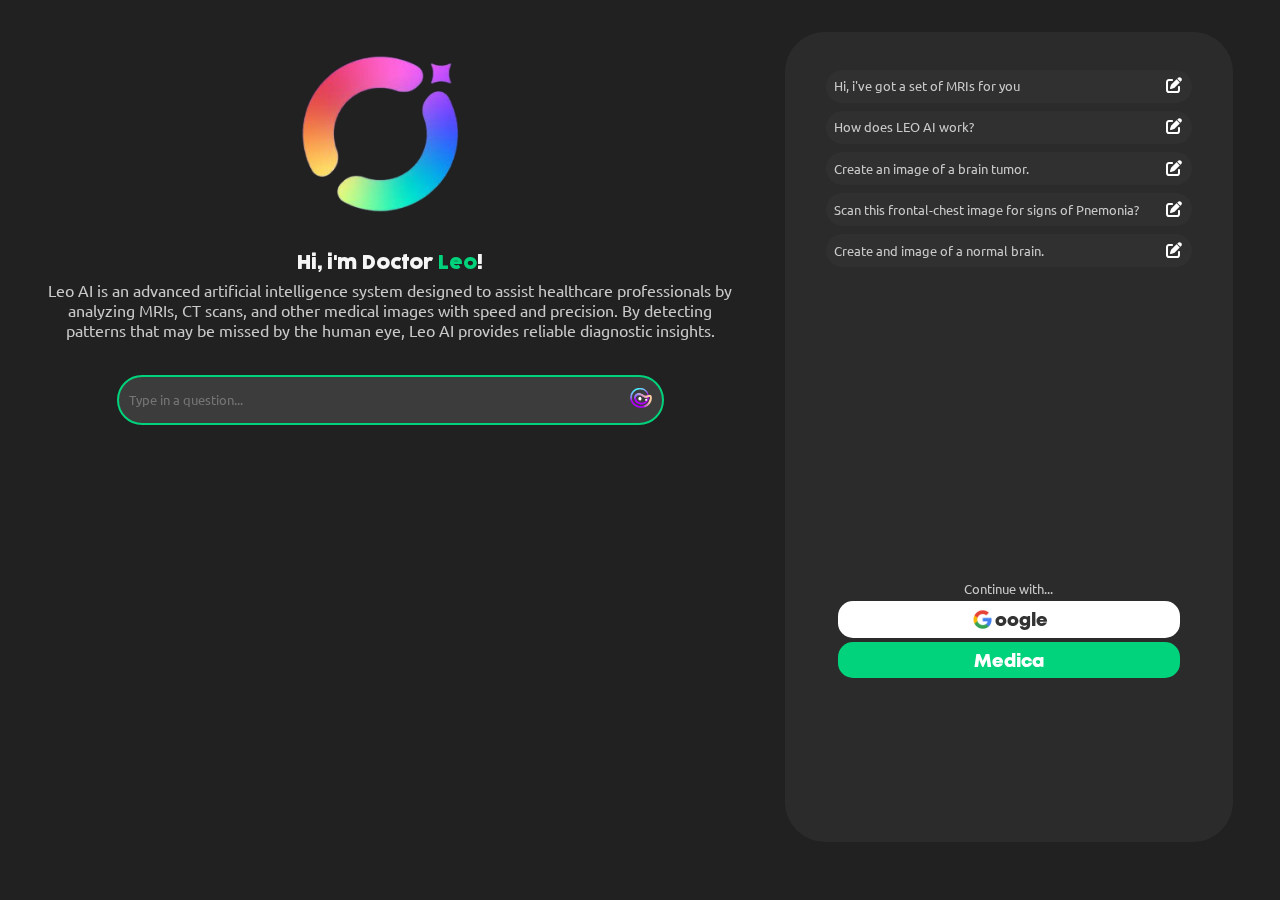
<file: index.html>
<!DOCTYPE html>
<html lang="en">
<head>
  <meta charset="UTF-8">
  <meta name="viewport" content="width=device-width, initial-scale=1.0">
  <title>Welcome to Leo AI</title>
  <link rel="stylesheet" href="css/styles.css">
  <link rel="stylesheet" href="css/responsive-intro.css">
   <link rel="stylesheet" href="https://cdnjs.cloudflare.com/ajax/libs/font-awesome/6.4.2/css/all.min.css">
  <link rel="icon" href="./images/logo2.png">
</head>
<body>

  <div class="box">
    <div class="container">
      <div class="col right">
        <img src="./images/logo2.png" class="log" alt="Leo">
        <br>
        <h1>Hi, i'm Doctor <name>Leo</name>!</h1>
        <p>Leo AI is an advanced artificial intelligence system designed to assist healthcare professionals by analyzing MRIs, CT scans, and other medical images with speed and precision. By detecting patterns that may be missed by the human eye, Leo AI provides reliable diagnostic insights.</p>

        <span class="input-box">
          <input type="text" placeholder="Type in a question...">
          <a href="./main.html"> <img src="./images/logo3.png" alt="Send"></a>
        </span>

        <button id="next-button">Next <i class="fa-solid fa-arrow-right"></i></button>
      </div>
      <div class="col n">
        <div class="quick-prompts">
          <div class="prompt"><p>Hi, i've got a set of MRIs for you</p> <i class="fa-solid fa-pen-to-square"></i></div>
          <div class="prompt"><p>How does LEO AI work?</p> <i class="fa-solid fa-pen-to-square"></i></div>
          <div class="prompt"><p>Create an image of a brain tumor.</p> <i class="fa-solid fa-pen-to-square"></i></div>
          <div class="prompt"><p>Scan this frontal-chest image for signs of Pnemonia?</p> <i class="fa-solid fa-pen-to-square"></i></div>
          <div class="prompt"><p>Create and image of a normal brain.</p> <i class="fa-solid fa-pen-to-square"></i></div>
        </div>
        <p class="info">Continue with...</p>
        <div class="sign go">
          <span><img src="images/google.png" alt="Google"></span>
          <h1>oogle</h1>
        </div>
        <a href="./main.html">
        <div class="sign med">
          <h1>Medica</h1>
        </div>
        </a>
        
      </div>
    </div>
  </div>
</body>
<script src="js/index.js"></script>
</html>
</file>
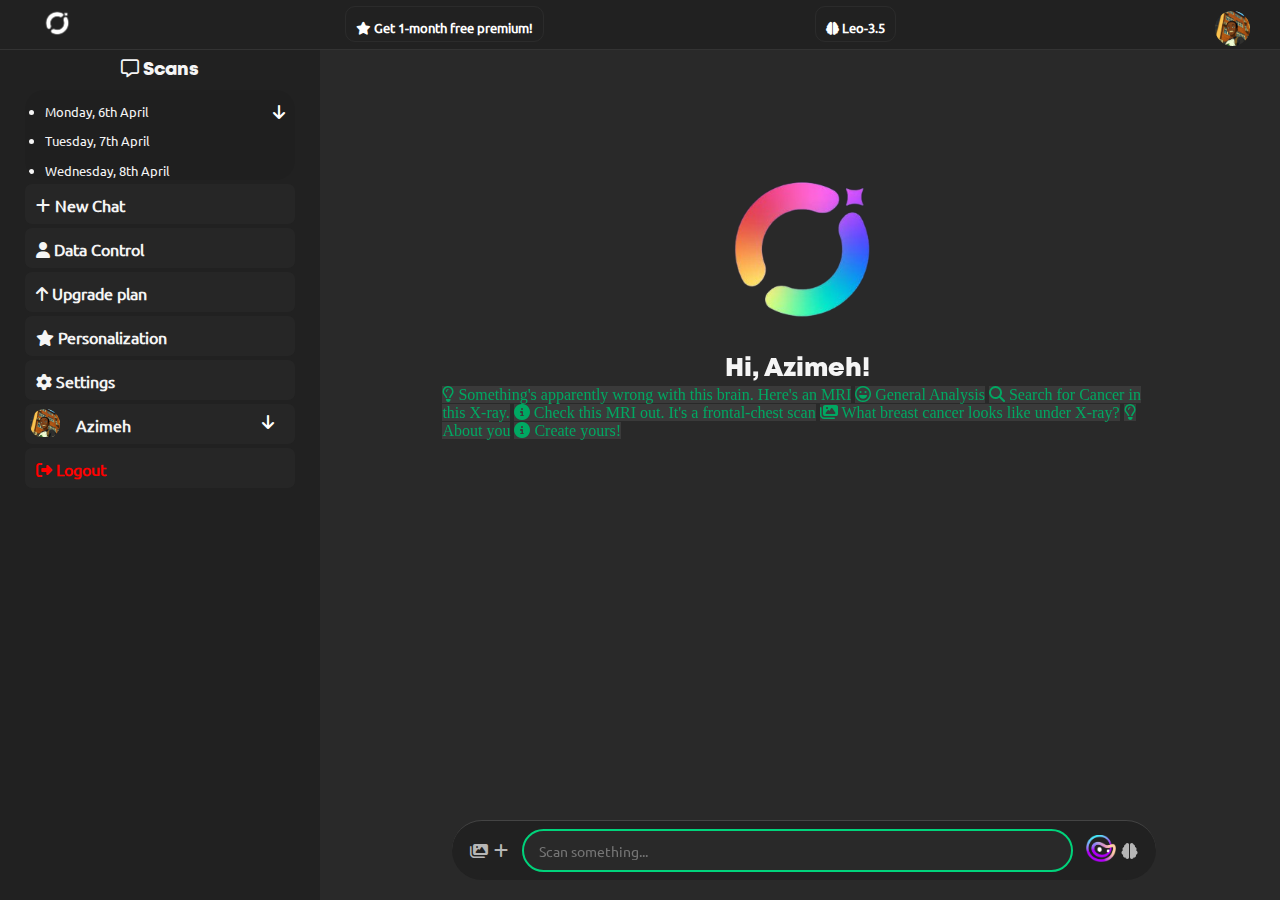
<file: leo_ai_ui_update.html>
<!DOCTYPE html>
<html lang="en">
<head>
    <meta charset="UTF-8">
    <meta name="viewport" content="width=device-width, initial-scale=1.0">
    <title>Leo AI</title>
    <link rel="stylesheet" href="css/styles.css">
    <link rel="stylesheet" href="css/responiveness2.css">
    <link rel="stylesheet" href="https://cdnjs.cloudflare.com/ajax/libs/font-awesome/6.4.2/css/all.min.css">
    <link rel="icon" href="images/logo2.png">
    <style>
        /* --- UI Enhancements --- */

        /* Chat bubbles */
        .msg {
          background: #00d37b33;
          border-radius: 18px 18px 4px 18px;
          box-shadow: 0 2px 6px rgba(0,0,0,0.2);
        }
        .aimsg {
          background: #3a3a3a;
          border-radius: 18px 18px 18px 4px;
          box-shadow: 0 2px 6px rgba(0,0,0,0.2);
        }

        /* Input bar */
        .chatinp {
          display: flex;
          justify-content: space-between;
          align-items: center;
          padding: 8px 15px;
          border-top: 1px solid #444;
          background: #212121;
        }
        .chatinp input {
          flex: 1;
          margin: 0 10px;
          border-radius: 25px;
          padding: 10px 15px;
          font-size: 14px;
          border: solid 2px rgb(0, 211, 123);
          background: #292929;
          color: #fff;
        }
        .chatinp i:hover {
          color: rgb(0, 211, 123);
          transform: scale(1.2);
          cursor: pointer;
        }

        /* Sidebar improvements */
        .small {
          width: 25%;
        }
        .small .option.active {
          background: #00d37b33;
        }

        /* Suggestions clarity */
        .suggestions .suggest {
          background: #3a3a3a;
          transition: 0.3s;
        }
        .suggestions .suggest:hover {
          background: #4b4b4b;
        }

        /* Responsive adjustments */
        @media (max-width: 768px) {
          .container {
            width: 95%;
            left: 2.5%;
            top: 5%;
            flex-direction: column;
          }
          .col {
            width: 100% !important;
            margin: 10px 0;
          }
          .small {
            display: none; /* convert to drawer later */
          }
        }

        /* Better readability */
        .col p, #data p {
          color: #e0e0e0;
        }
    </style>
</head>
<body>
    <div class="box">
        <div class="container ch">
            <div class="leobar">
                <span class="name" id="nav-toggle"><img src="images/logo-gray.png" alt="Leo" title="Leo AI"></span>
                <span class="name tx r"><h1 class="it"><i class="fa-solid fa-star"></i> Get 1-month free premium!</h1></span>
                <span class="name tx"><h1 class="it"><i class="fa-solid fa-brain"></i> Leo-3.5</h1></span>
                <span class="ava"><img src="images/user.png" alt="Account"></span>
            </div>

            <!-- Sidebar -->
            <div class="col small" id="nav">
                <h1 class="title"><i class="fa-regular fa-message"></i> Scans</h1>
                <div class="chats" id="chats">
                    <ul>
                        <i class="fa-solid fa-arrow-down" id="drop"></i>
                        <i class="fa-solid fa-arrow-up" id="dropup"></i>
                        <li>Monday, 6th April</li>
                        <li>Tuesday, 7th April</li>
                        <li>Wednesday, 8th April</li>
                        <li>Thursday, 9th April</li>
                        <li>Friday, 10th April</li>
                        <li>Insert Date</li>
                    </ul>
                </div>
                <div class="option" id="newchat"><h1><i class="fa-solid fa-plus"></i> New Chat</h1></div>
                <div class="option" id="datacont"><h1><i class="fa-solid fa-user"></i> Data Control</h1></div>
                <div class="option"><h1><i class="fa-solid fa-arrow-up"></i> Upgrade plan</h1></div>
                <div class="option"><h1><i class="fa-solid fa-star"></i> Personalization</h1></div>
                <div class="option"><h1><i class="fa-solid fa-cog"></i> Settings</h1></div>
                <div class="option"><i class="ava"><img src="images/user.png" alt="User"></i> <h1> Azimeh</h1> <i class="fa-solid fa-arrow-down"></i></div>
                <div class="option last"><h1><i class="fa-solid fa-right-from-bracket"></i> Logout</h1></div>
                <div class="search">
                    <span class="sec"> 
                        <input type="text" placeholder="Search Chats...">
                        <i class="fa-solid fa-search"></i></span>
                </div>
            </div>

            <!-- Chat Window -->
            <div class="col large over">
                <div class="msgbox" id="msgBox">
                    <!-- No messages -->
                    <div class="nomsg" id="nomsg">
                        <div class="logo">
                            <img src="images/logo2.png" alt="Leo">
                        </div>
                        <div class="wel"><h1>Hi, Azimeh!</h1></div>
                        <div class="suggestions">
                            <span class="suggest"><i class="fa-regular fa-lightbulb"></i> Something's apparently wrong with this brain. Here's an MRI</span>
                            <span class="suggest"><i class="fa-regular fa-face-laugh"></i> General Analysis</span>
                            <span class="suggest"><i class="fa-solid fa-search"></i> Search for Cancer in this X-ray.</span>
                            <span class="suggest"><i class="fa-solid fa-circle-info"></i> Check this MRI out. It's a frontal-chest scan</span>
                            <span class="suggest"><i class="fa-solid fa-images"></i> What breast cancer looks like under X-ray?</span>
                            <span class="suggest"><i class="fa-regular fa-lightbulb"></i> About you</span>
                            <span class="suggest"><i class="fa-solid fa-circle-info"></i> Create yours!</span>
                        </div>
                    </div>

                    <!-- Example messages -->
                    <div id="msgpresent">
                        <div class="msgdiv">
                            <div class="msg"><p>Hello, Doctor Leo!</p></div>
                        </div>
                        <div class="msgdiv">
                            <div class="aimsg"><p>Hi, what's up</p></div>
                        </div>
                        <div class="msgdiv">
                            <div class="msg">
                                <p>What does this look like, it's an MRI of the brain</p>
                                <div class="msgimg">
                                    <img src="images/scan2.jpg" alt="Image">
                                </div>
                            </div>
                        </div>
                        <div class="msgdiv">
                            <div class="aimsg">
                                <p>This brain looks pretty normal</p>
                                <div class="msgimg">
                                    <img src="images/scan1.png" alt="Image">
                                </div>
                            </div>
                        </div>
                        <div class="msgdiv">
                            <div class="msg"><p>Why won't you do my assignments?</p></div>
                        </div>
                        <div class="msgdiv">
                            <div class="aimsg"><p>Because I'm busy planning the AI apocalypse.</p></div>
                        </div>
                    </div>
                </div>

                <!-- Data control panel -->
                <div class="msgdiv" id="data" style="overflow: scroll;">
                    <h1>Data Control</h1>
                    <p>Here you can control how we use your data.</p>
                    <ul>
                        <li>
                            <h1>Help us improve!</h1>
                            <p>Allow us to use your data (uploads) to improve our models to perform better.</p>
                            <div class="allow">Allow <input type="checkbox"></div>
                        </li>
                        <li>
                            <h1>Include your voice</h1>
                            <p>Allow us to include your voice recordings to help improve our voice recognition models.</p>
                            <div class="allow">Allow <input type="checkbox"></div>
                        </li>
                        <li>
                            <h1>Delete chat history</h1>
                            <p>Delete your previous messages and voice recordings and our model's responses</p>
                            <div class="allow" style="background: rgb(255, 30, 0); color: #212121;">Delete <i class="fa fa-skull"></i></div>
                        </li>
                        <li>
                            <h1>Delete Account</h1>
                            <p>Delete your account, chat history, every single piece of information you ever uploaded will be removed</p>
                            <div class="allow" style="background: rgb(255, 30, 0); color: #212121;">Remove<i class="fa fa-skull"></i></div>
                        </li>
                        <li>
                            <h1>Export your data</h1>
                            <p>We'll send you all your information, chats and uploads in a zip format</p>
                            <div class="allow">Download <i class="fa fa-arrow-down"></i></div>
                        </li>
                    </ul>
                </div>

                <!-- Input -->
                <div class="input-bg" id="inputbg">
                    <div class="chatinp" id="chatb">
                        <i class="fa-solid fa-images" id="imgbut"></i>
                        <i class="fa-solid fa-plus"></i>
                        <input type="text" placeholder="Scan something..." id="msg">
                        <i style="margin-top: 0;">
                            <img src="images/logo3.png" alt="Send" id="send">
                        </i>
                        <i class="fa-solid fa-brain"></i>
                    </div>
                    <input type="file" accept="image/*" style="visibility: hidden;" id="imageinp">
                </div>
            </div>
        </div>
    </div>
</body>
<script src="https://code.jquery.com/jquery-3.6.0.min.js"></script>
<script src="js/index.js"></script>
</html>
</file>
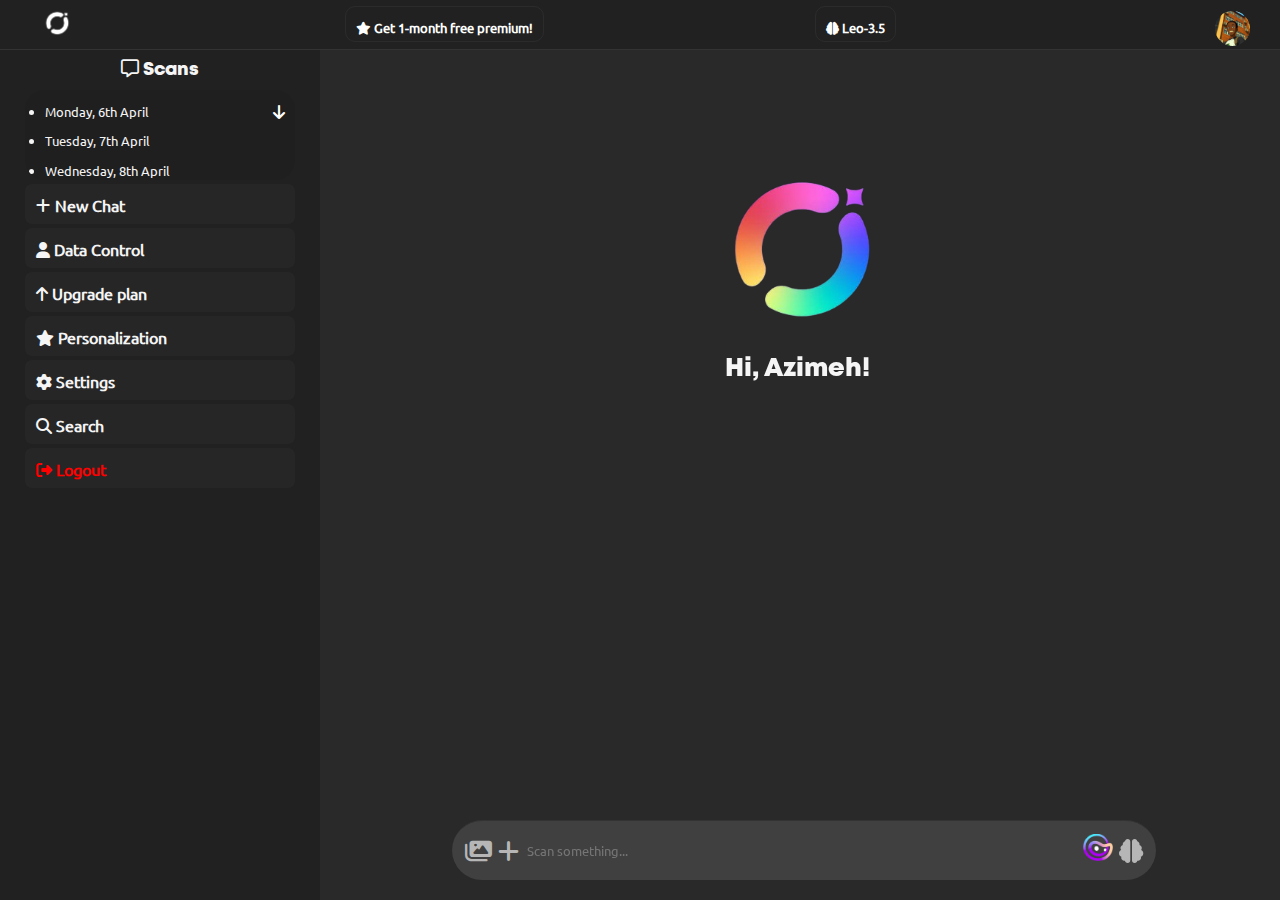
<file: main.html>
<!DOCTYPE html>
<html lang="en">
<head>
    <meta charset="UTF-8">
    <meta name="viewport" content="width=device-width, initial-scale=1.0">
    <title>Leo AI</title>
    <link rel="stylesheet" href="css/styles.css">
    <link rel="stylesheet" href="css/responiveness2.css">
    <link rel="stylesheet" href="https://cdnjs.cloudflare.com/ajax/libs/font-awesome/6.4.2/css/all.min.css">
    <link rel="icon" href="images/logo2.png">
</head>
<body>
    <div class="box">
        <div class="container ch">
            <div class="leobar">
                <span class="name" id="nav-toggle"><img src="images/logo-gray.png" alt="Leo" title="Leo AI"></span>
                <span class="name tx r"><h1 class="it"><i class="fa-solid fa-star"></i> Get 1-month free premium!</h1></span>
                <span class="name tx"><h1 class="it"><i class="fa-solid fa-brain"></i> Leo-3.5</h1></span>
                <span class="ava"><img src="images/user.png" alt="Account"></span>

            </div>
            <div class="col small" id="nav">
                <h1 class="title"><i class="fa-regular fa-message"></i> Scans</h1>
                <div class="chats" id="chats">
                    <ul>
                        <i class="fa-solid fa-arrow-down" id="drop"></i>
                        <i class="fa-solid fa-arrow-up" id="dropup"></i>
                        <li>Monday, 6th April</li>
                        <li>Tuesday, 7th April</li>
                        <li>Wednesday, 8th April</li>
                        <li>Thursday, 9th April</li>
                        <li>Friday, 10th April</li>
                        <li>Insert Date</li>
                    </ul>
                </div>
                <div class="option" id="newchat"><h1><i class="fa-solid fa-plus" title="New Chat"></i> <in>   New Chat</in></h1></div>
                <div class="option" id="datacont"><h1><i class="fa-solid fa-user" title="Data Control"></i>    <in>   Data Control</in></h1></div>
                <div class="option" title="Upgrade Plan"><h1><i class="fa-solid fa-arrow-up"></i><in>   Upgrade plan</in></h1></div>
                <div class="option" title="Personalization"><h1><i class="fa-solid fa-star"></i>   <in>   Personalization</in></h1></div>
                <div class="option" title="Settings"><h1><i class="fa-solid fa-cog"></i>   <in>   Settings</in></h1></div>
                <div class="option" title="Search"><h1><i class="fa-solid fa-search"></i>   <in>   Search</in></h1></div>
                <div class="option last" title="Logout"><h1><i class="fa-solid fa-right-from-bracket"></i>   <in>   Logout</in></h1></div>
        
            </div>
            <div class="col large over">
                <div class="msgbox" id="msgBox">
                    <!----------------When there are no messages------------------->
                    <div class="nomsg" id="nomsg">
                        <div class="logo">
                            <img src="images/logo2.png" alt="Leo">
                        </div>
                        <div class="wel"><h1>Hi, Azimeh!</h1></div>
                    </div>
                    <!--------------------When there are messages------------------------->
                    <div id="msgpresent">
                        <div class="msgdiv">
                        <div class="msg"><p>Hello, Doctor Leo!</p></div>
                    </div>
                    <div class="msgdiv">
                        <div class="aimsg"><p>Hi, what's up</p></div>
                    </div>
                    <div class="msgdiv">
                        <div class="msg">
                            <p>What does this look like, its an MRI of the brain</p>
                            <div class="msgimg">
                                <img src="images/scan2.jpg" alt="Image">
                            </div>
                        </div>
                    </div>
                    <div class="msgdiv">
                        <div class="aimsg">
                            <p>This brain looks pretty normal</p>
                            <div class="msgimg">
                                <img src="images/scan1.png" alt="Image">
                            </div>
                        </div>
                    </div>
                    <div class="msgdiv">
                        <div class="msg"><p>Why won't you do my assignments?</p></div>
                    </div>
                    <div class="msgdiv">
                        <div class="aimsg"><p>Because i'm busy planning the ai apocalypse.</p></div>
                    </div>
                    </div>
                    
                </div>

                <div class="msgdiv" id="data" style="overflow: scroll;">
                    <h1>Data Control</h1>
                    <p>Here you can control how we use your data.</p>

                    <ul>
                        <li>
                            <h1>Help us improve!</h1>
                            <p>Allow us to use your data(uploads) to improve our models to perform better.</p>
                            <div class="allow">Allow <input type="checkbox"></div>
                        </li>
                        <li>
                            <h1>Include your voice</h1>
                            <p>Allow us to include your voice recordings to help improve or voice recognition models.</p>
                            <div class="allow">Allow <input type="checkbox"></div>
                        </li>
                        <li>
                            <h1>Delete chat history</h1>
                            <p>Delete your previous messages and voice recordings and our model's responses</p>
                            <div class="allow" style="background: rgb(255, 30, 0); color: #212121;">Delete <i class="fa fa-skull"></i></div>
                        </li>
                        <li>
                            <h1>Delete Account</h1>
                            <p>Delete your account, chat history, every single information you ever uploaded would be removed</p>
                            <div class="allow" style="background: rgb(255, 30, 0); color: #212121;">Remove<i class="fa fa-skull"></i></div>
                        </li>
                        <li>
                            <h1>Export your data</h1>
                            <p>We'll send your your all information, chat and uploads in zip format</p>
                            <div class="allow">Download <i class="fa fa-arrow-down"></i></div>
                        </li>

                    </ul>
                </div>
               
                <div class="input-bg" id="inputbg">
                    <div class="chatinp" id="chatb">
                    <div class="chatbox">
                        <i class="fa-solid fa-images" id="imgbut"></i>
                        <i class="fa-solid fa-plus"></i>
                        <input type="text" placeholder="Scan something..." id="msg">
                        <i style="margin-top: 0;">
                            <img src="images/logo3.png" alt="Send" id="send">
                        </i>
                        <i class="fa-solid fa-brain"></i>
                    </div>
                   <input type="file" accept="image/*" style="visibility: hidden;" id="imageinp">
                </div>
                </div>
               
            </div>

        </div>
    </div>
</body>
<script src="https://code.jquery.com/jquery-3.6.0.min.js"></script>
<script src="js/index.js"></script>
</html>
</file>
<file: css/styles.css>
*{
    padding: 0;
    margin: 0;
    box-sizing: border-box;
    -ms-overflow-style: none;
    scrollbar-width: none;
}

@font-face {
    font-family: "Head";
    src: url(../fonts/Cocogoose-Pro-Bold-trial.ttf);
}
@font-face {
    font-family: Para;
    src: url(../fonts/Ubuntu-Regular.ttf);
}

@font-face {
    font-family: Mont;
    src: url(../fonts/Mont-HeavyDEMO.otf);
}
@font-face {
    font-family: Object;
    src: url(../fonts/Ubuntu-Regular.ttf);
}
@keyframes rotate {
    0%{
        transform: rotate(0deg);
    }
    50%{
        transform: rotate(180deg);
    }
    100%{
        transform: rotate(360deg);
    }
}
@keyframes dropdown {
    0%{
        height: 10%;
    }
    50%{
        height: 25%;
    }
    100%{
        height: 40%;
    }
}
@keyframes dropup {
    0%{
        height: 40%;
    }
    50%{
        height: 25%;
    }
    100%{
        height: 10%;
    }
}
::-webkit-scrollbar{
    display: none;
    width: 0;
    height: 0;
}

.box{
    height: 100dvh;
}
a{
    text-decoration: none;
}
.container{
    width: 100%;
    height: 100%;
    background: #212121;
    display: inline-block;
    backdrop-filter: blur(10px);
    overflow: hidden;
    box-shadow: 0 0 7px rgb(41, 41, 41);
    position: fixed;
}
.col{
    display: inline-block;
    width: 45%;
    margin-left: 3%;
    height: 90%;
    margin-top: 2.5%;
    background: #313131a4;
    border-radius: 40px;
    overflow: hidden;
    padding: 0 10px 0 10px;
}
.col .log{
    width: 30%;
    height: auto;
    display: block;
    margin: 5% 0 0 33.33%;
    animation: rotate 3s ease-in-out none infinite;
    transition: 0.3s;
}

.col h1{
    display: block;
    font-family: Head;
    display: block;
    text-align: center;
    color: whitesmoke;
}
name{
    color: rgb(0, 211, 123);
}
.col p{
    color: #c9c9c9;
    font-family: para;
    text-align: center;
    margin: 1% 0 0 0;

}
.input-box{
    display: flex;
    width: 80%;
    height: 40px;
    margin: 5% 0 0 10%;
    background: #c9c9c92a;
    border-radius: 40px;
    border: solid 2px rgb(0, 211, 123);
    justify-content: space-between;
    align-items: center;
    padding: 0 10px 0 0;
} 
.input-box input{
    width: 90%;
    height: 100%;
    border-radius: 40px 0 0 40px;
    border: none;
    background: none;
    padding: 0 0 0 10px;
    color: #ffffff;
    font-family: para;
    display: inline-block;
}
.input-box img{
    width: auto;
    height: 20px;
    display: inline-block;
    transition: 0.3s;
}
.input-box img:hover{
    transform: scale(1.2);
}
.quick-prompts{
    width: 90%;
    height: 65%;
    margin: 5% 0 0 5%;
    border-radius:40px;
    padding: 2% 0 0 0;
}
.quick-prompts .prompt{
    display: inline-block;
    width: 95%;
    margin: 2% 0 0 2.5%;
    background: rgba(102, 102, 102, 0.1);
    border-radius: 20px;
    transition: 0.3s;
    padding: 2% 5px 2% 8px;
}

.prompt p{
    font-size: small;
    display: inline;
}
.quick-prompts .prompt:hover{
    background: rgba(177, 177, 177, 0.2);
}
.prompt i{
    color: #fff;
    display: flex;
    padding: 0;
    position: relative;
    margin: 0;
    float: right;
    padding: 0 5px 0 0;
}
.col .info{
    margin-top: 0;
    font-size: small;
    font-family: para;
}

.sign{
    overflow: hidden;
    width: 80%;
    background: #ffffff;
    margin: 1% 0 0 10%;
    border-radius: 15px;
    display: flex;
    justify-content: center;
    align-items: center;
    transition: 0.3s;
    padding: 1% 0 1% 0;
}
.sign span{
    border-radius: 50%;
    width: 25px;
    height: 25px;
    display: inline-block;
    overflow: hidden;
    background: none;
    border: 0;
}
.sign img{
    display: inline-block;
    width: 100%;
    transform: scale(1.2);
}
.med{
    background: rgb(0, 211, 123);
}
.sign h1{
    font-family: Mont;
    display: inline-block;
    color: #333333;
    font-size: medium;
    margin-top: 5px;
}
.med h1{
    color: #ffffff;
}
.sign:hover{
    box-shadow: 0 0 5px #c5c5c5c0;
}
.leobar{
    position: absolute;
    top: 0;
    height: 50px;
    width: 100%;
    background: #212121;
    display: flex;
    border-bottom: solid 1px #333;
    justify-content: space-between;
    align-items: center;
    padding: 0 30px 0 40px;
    z-index: 10;

}
.small{
    width: 25%;
    background: #212121;
    border-radius: 0;
    margin: 50px 0 0 0;
    overflow: scroll;
}
.large{
    width: 74%;
    margin: 50px 0 0 0%;
    border-radius: 0;
    background: none;
    padding: 0;
}
.ch{
    overflow: hidden;
    background: #292929;
}
.name{
    margin:  0;
    padding: 5px;
    border-radius: 10px;
    border: solid 1px #33333394;
    cursor: pointer;

}
.name h1{
    font-size: medium;
    font-family: head;
    color: rgb(0, 211, 123);
}
.name img{
    width: 30px;
    height: auto;
}
.name .it{
    font-family: Para;
    font-size: small;
    margin: 0;
    padding: 7px 5px 0 5px;
}

.leobar .tx{
    transition: 0.3s;
    margin-bottom: 2px;
}
.tx h1{
    color: #fff;
}
.tx:hover{
    background: #414141;
}
.leobar .ava{
    display: inline-flex;
    width: 35px;
    height: 35px;
    overflow: hidden;
    border-radius: 50%;
    margin: .7% 0 0 4%;
}
.leobar .ava img{
    width: 100%;
    height: auto;
    transition: 0.3s;
}
.leobar .ava img:hover{
    transform: scale(1.2);
}
.small .title{
    font-family: mont;
    font-size: large;
    position: relative;
    background: inherit;
    display: block;
    margin-top: 3%;
}
.chats{
    width: 90%;
    margin-top: 8px;
    border-radius: 20px;
    height: 10%;
    background: none;
    margin-left: 5%;
    overflow: scroll;
    background: #1f1f1f;
}
.search{
    position: absolute;
    width: 340px;
    height: 10%;
    bottom: 0;
    display: flex;
    z-index: 2;
}
.sec{
    display: inline-block;
    width: 80%;
    height: 30px;
    background: none;
    border-bottom: solid 3px #e0e0e0;
    margin-left: 25px;
}
.sec input{
    width: 90%;
    height: 100%;
    border-radius: 10px;
    background: none;
    border: none;
    color: #e0e0e0;
    padding-left: 5px;
}
.sec i{
    color:rgb(0, 211, 123);
}
.small .option{
    width: 90%;
    height: 40px;
    background: #292929bd;
    margin: 4px  0 0 5%;
    border-radius: 7px;
    display: flex;
    transition: 0.3s;
}
.small .option h1{
    font-size: medium;
    font-family: para;
    margin: 4% 0 0 4%;
}
.small .option:hover{
    background: #3d3d3dbd;
}

.option .ava{
    overflow: hidden;
    border-radius: 50%;
    width: 30px;
    height: 30px;
    margin: 5px;
}
.small .option i img{
    width: 30px;
}
.chats ul{
    margin: 4px 0 0 20px;
}
.chats ul i{
    color: #ffffff;
    float: right;
    padding: 1px 10px 4px 4px;
    cursor: pointer;
}
.chats ul li{
    color: #f5f5f5;
    font-family: Object;
    font-size: small;
    margin-top: 5%;
}
.chatinp{
    display: inline-block;
    position: absolute;
    bottom: 0px;
    background: #212121;
    margin: 0;
    right: 0;
    z-index: 1;
    border-top: solid 1px #333;
}
.chatbox{
    font-size: x-large;
}
.chatinp i img{
    width: 30px;
    height: auto;
}
.chatinp i:hover{
    transform: scale(1.1);
}


.option .fa-arrow-down{
    color: #fff;
    padding: 10px;
    margin-left: 45%;
}
.small .last{
    margin-bottom: 70px;
}
#dropup{
    display: none;
}
.last h1{
    color: #ff0000;
}
.msgbox{
    background: none;
    width: 100%;
    height: auto;
    overflow: scroll;
    padding-bottom: 150px;
    margin-top: 0;
}
.nomsg, #msgpresent{
    width: 75%;
    height: 100%;
    overflow: scroll;
    margin-left: 12.5%;
}
.logo{
    width: 25%;
    height: 50%;
    display: flex;
    justify-content: center;
    align-items: center;
    margin-left: 38%;
    margin-top: 3%;
    animation: rotate 3s ease-in-out infinite;
}
.logo img{
    width: 100%;
    height: auto;
}
.wel{
    width: 100%;
    text-align: center;
    font-size: small;
    margin-top: 2%;
}
.wel h1{
    font-family: Mont;
}

.msgdiv{
    display: block;
    width: 90%;
    height: auto;
    margin: 1% 0 0 5%;
    overflow: auto;
}
.aimsg, .msg{
    display: inline-block;
    padding: 5px 10px;
    max-width: 45%;
    margin-top: 2.5px;
    border-radius: 20px;
    background: #4e4e4e;
}
.msg p, .aimsg p{
    color: #f3f3f3;
    font-family: para;
    font-size: small;
}
.msg{
    float: right;
}
.msgimg{
    width: 95%;
    height: auto;
    margin: 2% 0 2% 2.5%;
    border-radius: 20px;
    overflow: hidden;
}
.msgimg img{
    width: 100%;
    height: auto;
    cursor: pointer;
}

#data ul {
    margin-left: 8%;
    margin-top: 2%;
}
#data h1{
    font-size: x-large
}
#data ul li h1{
    display: inline;
    font-size: medium;
    margin: 0;
    font-family: franca;
}
#data p{
    margin-top: 1%;
    text-align: center;
}
#data ul li p{
    margin: 0;
    text-align: left;
    font-family: rene;
    font-size: small;
}
#data ul li .allow{
    padding: 3px;
    background: #494949b7;
    border-radius: 5px;
    display: inline-block;
    font-family: Mont;
    color: #dbdbdb;
    transition: 0.3s;
}
#data ul li .allow:hover{
    background: #494949;
}
#data ul li .allow input{
    accent-color: rgb(3, 207, 95);
}
.over{
    overflow: scroll;
    padding-bottom: 10px;
}
.col button{
    display: none;
}
#msg{
    font-family: para;
}
#nav-toggle{
    padding: 2px;
    border: none;
    margin: 0;
}




/****************I had to redo the chat input box *********************/
    .chatinp{
        background: #404040;
        border-top: solid 1px #333;
        height: 60px;
        width: 55%;
        margin: 0;
        bottom: 20px;
        left: 10%;
        border-radius: 40px;
        padding: 0 10px 0 10px;
    }
       .chatbox{
        margin: 0;
        width: 100%;
        height: 100%;
        display: flex;
        justify-content: space-between;
        align-items: center;
        padding: 0;
    }
    .chatinp i{
        margin: 0;
        padding: 3px;
        border-radius: 20px;
        transition: 0.2s;
        color: #b6b6b6;

    }
    .chatinp i:hover{
        background: #525252;
        cursor: pointer;
    }
    .chatinp input{
        background: none;
        border: none;
        outline: none;
        color: white;
        width: 100%;
        padding: 4px;
        height: 100%;
    }
    .search{
        display: none;
    }
        .input-bg {
        width: 100%;
        position: absolute;
        bottom: 0;
        height: 80px;
        padding: 0;
        background: #292929;
    }
    .small{
        height: 100%;
    }
#msgpresent{
    display: none;
}
</file>
<file: css/responsive-intro.css>
.container{
    overflow: scroll;
}
/* For devices above 900px */

@media screen and (max-width: 1400px) {
    .col{
        width: 35%;
    }
    .right{
        background: none;
        width: 55%;
    }
    .input-box{
        height: 50px;
    }
    .col h1{
        font-size: large;
    }
    .col .log{
        margin-top: 0;
    }
}



/*************devices 900px or less*************/
@media screen and (max-width: 900px) {
    .col h1{
        font-size: large;
    }
    .col p{
        font-size: small;
        margin-top: 5%;
    }
    .input-box{
        margin-top: 2%;
    }
    .prompt p{
        font-size: small;
    }
    .info{
        display: block;
    }
    .go{
        margin-top: 2%;
    }
        .col{
        padding-top: auto;
        width: 45%;
    }
        .box{
        background: none;
    }
    .container{
        border: none;
        border-radius: 0;
        margin: 0;
        width: 100%;
        top: 0;
        left: 0;
        height: 100dvh;
    }
    .input-box{
        margin-top: 10%;
    }

}


/**************Responsiveness for devices less than 600px in width****************/

@media screen and (max-width: 600px) {
    .quick-prompts{
        margin-top: 12%;
    }
    .prompt{
        height: 45px;
    }
    .sign{
        height: 45px;
        margin-top: 2%;
    }
        .col button{
        display: block;
        width: 60%;
        margin: 2% 0 2% 5%;
        height: 45px;
        color: rgb(0, 211, 123);
        background: white;
        border: none;
        border-radius: 20px;
        margin: 3% 0 0 20%;
        font-family: Mont;
        font-size: large;
    }
    .col .log{
        margin-top: 30%;
    }
    .box{
        overflow: scroll;
    }
       .col{
        display: block;
        width: 90%;
        margin: 2% 0 2% 5%;
        height: 96%;
        padding: 0 5% 0 5%;
    }
    .input-box{
        margin-top: 8%;
        height: 45px;
    }
    .input-box input{
        height: 100%;
    }


}
</file>
<file: css/responiveness2.css>
@media screen and (max-width: 900px) {
        .container{
            width: 100%;
            height: 100dvh;
            border: none;
            border-radius: 0;
            margin: 0;
            top: 0;
            left: 0;
        }
        .leobar .tx h1{
            font-size: small;
        }
        .small .title{
            font-size: 0;
        }
        .leobar {
            padding: 0 10px 0 20px;
            z-index: 3;
        }
        .small{
            width: 10%;
            height: 100%;
        }
        .large{
            width: 85%;
            margin: 0;
        }
        .small .option h1 in{
            display: none;
        }
        .small .option h1{
            font-size: large;
        }
        .small .option{
            display: flex;
            justify-content: center;
            align-items: center;
            background: none;
        }
        .chats, .title{
            display: none;
        }
        .input-bg {
        width: 100%;
        position: absolute;
        bottom: 0;
        height: 63px;
        padding: 0;
        background: #292929;
    }
    .chatinp{
        background: #404040;
        border-top: solid 1px #333;
        height: 55px;
        width: 85%;
        margin: 0;
        bottom: 10px;
        left: 2%;
        border-radius: 40px;
        padding: 0 10px 0 10px;
    }
       .chatbox{
        margin: 0;
        width: 100%;
        height: 100%;
        display: flex;
        justify-content: space-between;
        align-items: center;
        padding: 0;
    }
    .chatinp i{
        margin: 0;
        padding: 3px;
        border-radius: 20px;
        transition: 0.2s;
        transform: scale(1);
    }
    .chatinp i:hover{
        background: #525252;
        cursor: pointer;
    }
    .chatinp input{
        background: none;
        border: none;
        outline: none;
        color: white;
        width: 100%;
        padding: 4px;
        height: 100%;
    }
    .search{
        display: none;
    }
}


@media screen and (max-width: 600px) {
    .box{
        background: none;
        padding: 0;
        margin: 0;
    }
    .container{
        width: 100%;
        height: 100%;
        border-radius: 0;
        margin: 0 0 0 0;
        left: 0;
        top: 0;
    }
    .leobar{
        height: 60px;
        padding: 0 5px 0 5px;
        justify-content: space-between;
        align-items: center;
        background: #212121;
        border-bottom: solid 1px #333;
    }
    .r{
        display: none;
    }
    .name{
        margin: 0;
        background: none;
        padding: 0;
        height: 40px;
        background: none;
    }
    .name img{
        height: 40px;
        width: auto;
        margin: 0%;
        transition: 0.2s;
    }
    .name img:hover{
        transform: rotate(360deg);
    }
    .name .it{
        padding: 4px;
        border-radius: 5px;
        border: solid 1px #333;
        font-size: medium;
    }
    .name .it:hover{
        background: #333;
        cursor: pointer;
    }
    .leobar .tx{
        background: none;
        margin: 0;
    }
    .leobar .ava{
        width: 40px;
        height: 40px;
        margin-right: 2%;
    }
    .name .it{
        text-align: center;
        padding: 7% 4px 2px 4px;;
    }
    .small{
        position: fixed;
        top: 40px;
        margin: 0;
        width: 80%;
        background: #212121;
        z-index: 2;
        height: 95%;
        left: -80%;
        transition: left 0.3s ease;
    }
    .small.active{
        left: 0;
    }
    .chatinp{
        background: #404040;
        border-top: solid 1px #333;
        height: 55px;
        width: 95%;
        margin: 0;
        bottom: 10px;
        left: 2.5%;
        border-radius: 40px;
        padding: 0 10px 0 10px;
    }
    .sec{
        width: 90%;
        margin-left: 10%;
        border-bottom: solid 2px #333;
    }
    .large{
        width: 100%;
    }

    #data ul{
        margin-left: 3%;
    }
    .msgbox{
        height: fit-content;
        padding-bottom: 10%;
        padding-top: 13%;
    }
    .chatbox{
        margin: 0;
        width: 100%;
        height: 100%;
        display: flex;
        justify-content: space-between;
        align-items: center;
        padding: 0;
    }
    .chatinp i{
        margin: 0;
        padding: 5px;
        border-radius: 20px;
        transition: 0.2s;
        transform: scale(1);
        font-size: medium;
    }
    .chatinp i:hover{
        background: #525252;
        cursor: pointer;
    }
    .chatinp input{
        background: none;
        border: none;
        outline: none;
        color: white;
        width: 100%;
        padding: 4px;
        height: 100%;
    }
    .suggestions{
        margin-top: 10%;
    }
    #nav-toggle{
        cursor: pointer;
    }
    .chats{
        height: 25%;
    }
    #drop{
        display: none;
    }
    .chats li{
        padding: 8px 0 8px 5px;
        list-style-type: none;
        border-radius: 8px;
        width: 95%;
        margin: 0;
        cursor: pointer;
    }
    .chats li:hover{
        background: #3333338a;
    }
    #send{
        height: 25px;
        width: auto;
        margin: 0;
        padding: 5px 0 0 0;
    }
    .input-bg{
        width: 100%;
        position: absolute;
        bottom: 0;
        height: 63px;
        padding: 0;
        background: #292929;
    }
    #data{
        padding-top: 3%;
    }
    .small{
        top: 55px;
    }
    .small .option{
        margin-left: 0;
        justify-content: left;
        cursor: pointer;
        margin-top: 2px;
        width: 97.5%;
    }
    .small .option:hover{
        background: #333;
    }
    .small .option h1 in{
        display: inline;
        font-size: large;
        font-family: Para;
    }
    .name{
        height: auto;
    }
    .suggestions{
        display: none;
        padding-right: 10px;
    }
    .suggestions .suggest{
        font-size: x-small;
    }
    .nomsg .logo{
        margin-top: 50%;
    }
    #data{
        margin-top: 55px;
        height: 100%;
    }
}
</file>
